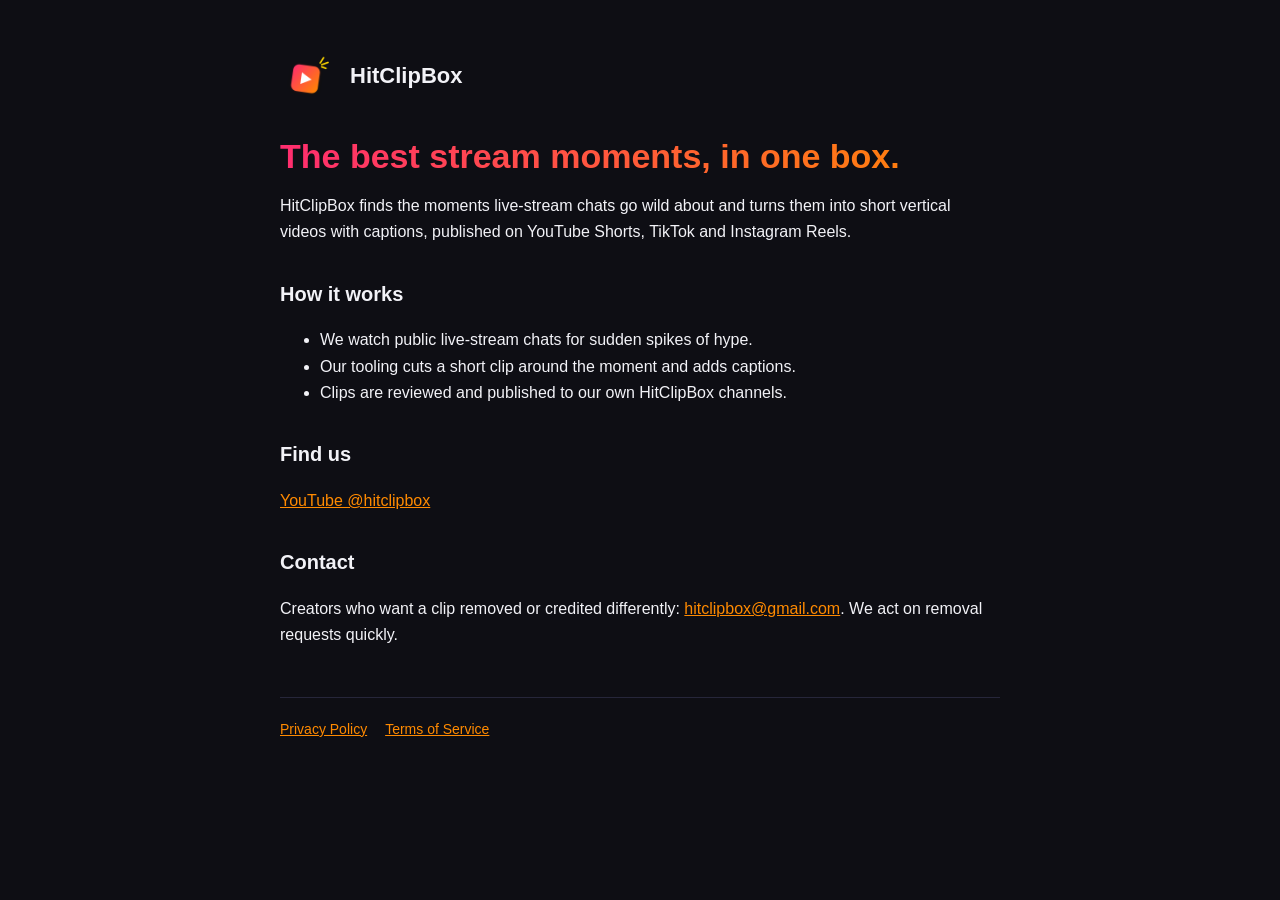
<file: index.html>
<!doctype html><html lang="en"><head><meta charset="utf-8"><meta name="viewport" content="width=device-width,initial-scale=1">
<title>HitClipBox</title><meta name="description" content="HitClipBox – the best live-stream moments, clipped into short videos.">
<link rel="icon" href="logo.png"><link rel="stylesheet" href="style.css"></head><body><main>
<header><img src="logo.png" alt=""><a href="./">HitClipBox</a></header>
<h1>The best stream moments, in one box.</h1>
<p>HitClipBox finds the moments live-stream chats go wild about and turns them into short vertical videos with captions, published on YouTube Shorts, TikTok and Instagram Reels.</p>
<h2>How it works</h2>
<ul><li>We watch public live-stream chats for sudden spikes of hype.</li>
<li>Our tooling cuts a short clip around the moment and adds captions.</li>
<li>Clips are reviewed and published to our own HitClipBox channels.</li></ul>
<h2>Find us</h2>
<p><a href="https://www.youtube.com/@hitclipbox">YouTube @hitclipbox</a></p>
<h2>Contact</h2>
<p>Creators who want a clip removed or credited differently: <a href="mailto:hitclipbox@gmail.com">hitclipbox@gmail.com</a>. We act on removal requests quickly.</p>
<nav><a href="privacy.html">Privacy Policy</a><a href="terms.html">Terms of Service</a></nav>
</main></body></html>
</file>
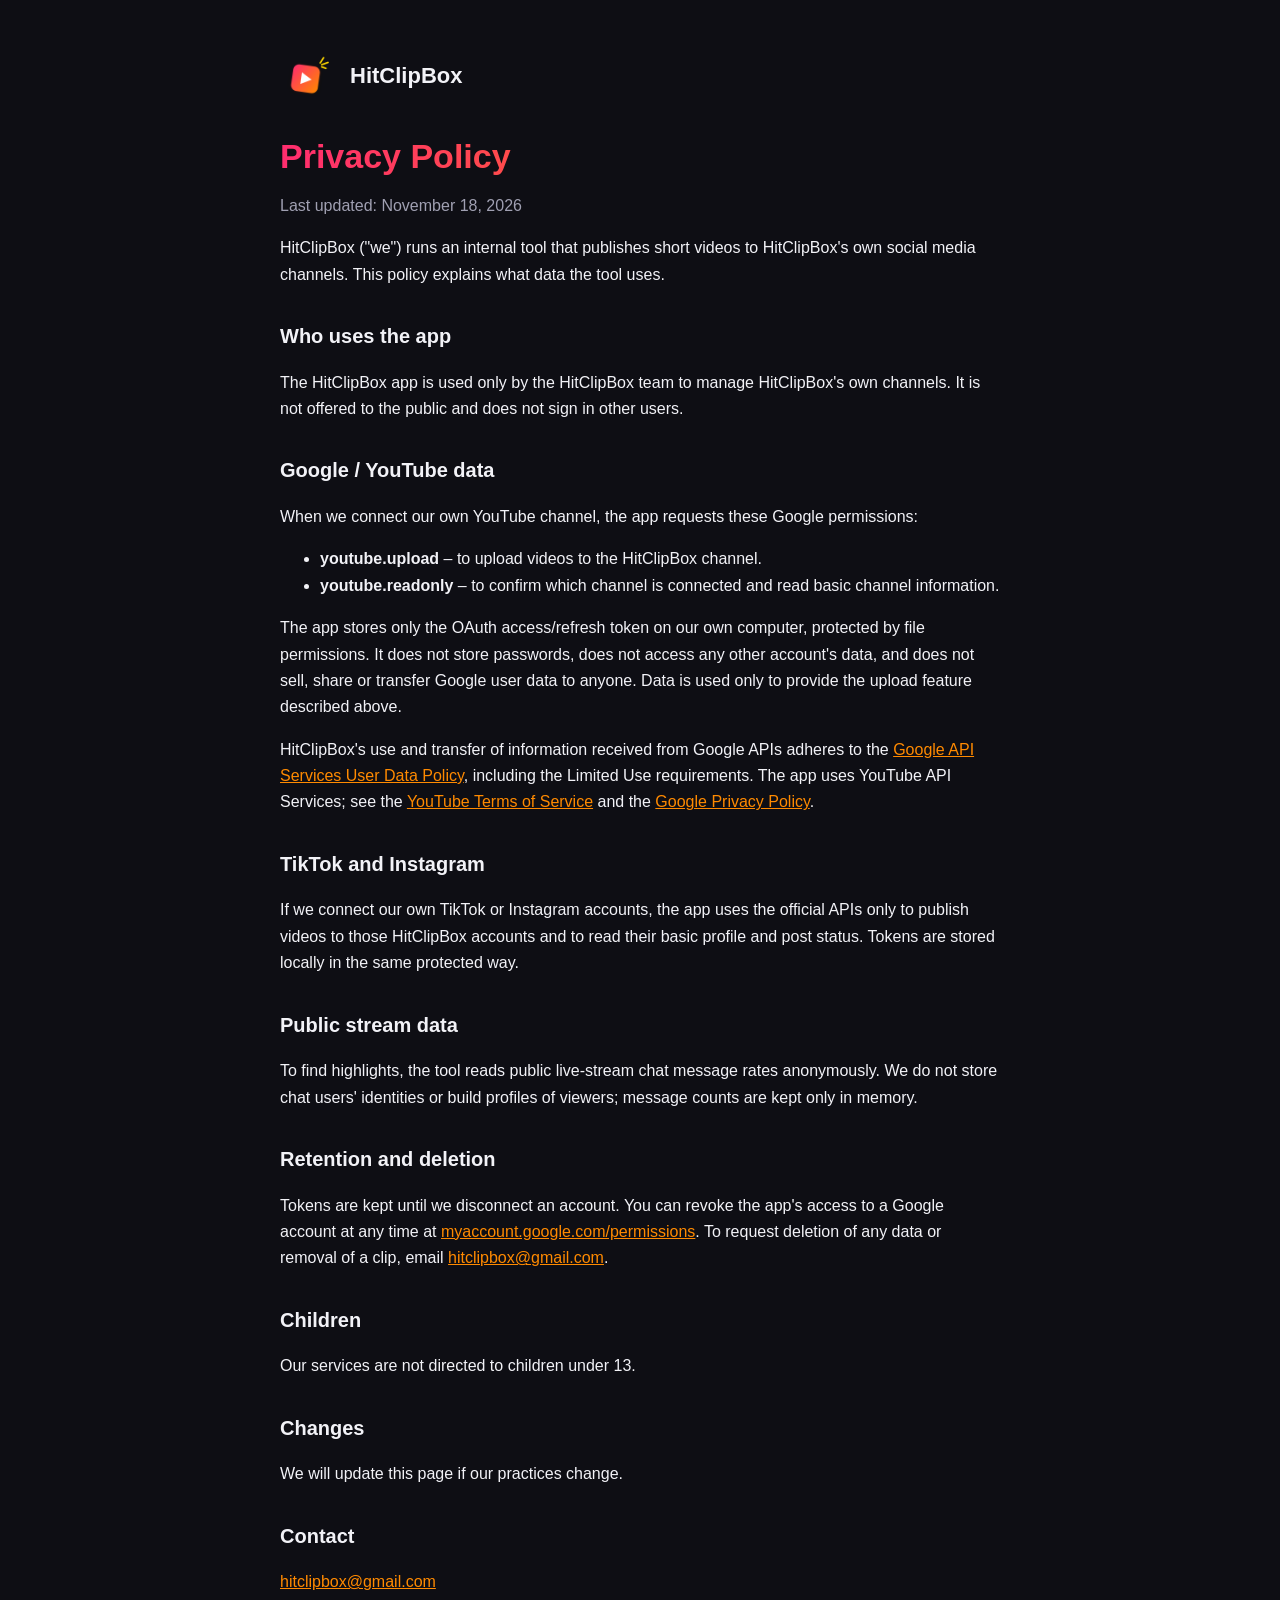
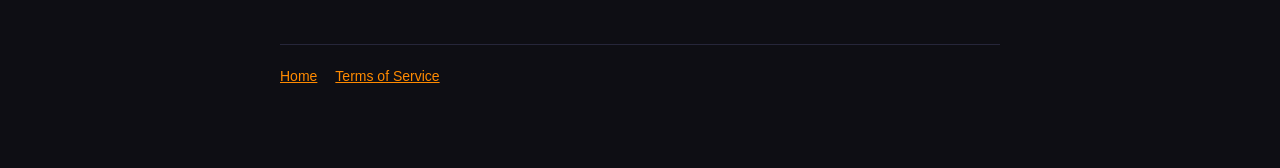
<file: privacy.html>
<!doctype html><html lang="en"><head><meta charset="utf-8"><meta name="viewport" content="width=device-width,initial-scale=1">
<title>Privacy Policy – HitClipBox</title><link rel="icon" href="logo.png"><link rel="stylesheet" href="style.css"></head><body><main>
<header><img src="logo.png" alt=""><a href="./">HitClipBox</a></header>
<h1>Privacy Policy</h1><p class="mut">Last updated: November 18, 2026</p>
<p>HitClipBox ("we") runs an internal tool that publishes short videos to HitClipBox's own social media channels. This policy explains what data the tool uses.</p>
<h2>Who uses the app</h2>
<p>The HitClipBox app is used only by the HitClipBox team to manage HitClipBox's own channels. It is not offered to the public and does not sign in other users.</p>
<h2>Google / YouTube data</h2>
<p>When we connect our own YouTube channel, the app requests these Google permissions:</p>
<ul><li><b>youtube.upload</b> – to upload videos to the HitClipBox channel.</li>
<li><b>youtube.readonly</b> – to confirm which channel is connected and read basic channel information.</li></ul>
<p>The app stores only the OAuth access/refresh token on our own computer, protected by file permissions. It does not store passwords, does not access any other account's data, and does not sell, share or transfer Google user data to anyone. Data is used only to provide the upload feature described above.</p>
<p>HitClipBox's use and transfer of information received from Google APIs adheres to the <a href="https://developers.google.com/terms/api-services-user-data-policy">Google API Services User Data Policy</a>, including the Limited Use requirements. The app uses YouTube API Services; see the <a href="https://www.youtube.com/t/terms">YouTube Terms of Service</a> and the <a href="https://policies.google.com/privacy">Google Privacy Policy</a>.</p>
<h2>TikTok and Instagram</h2>
<p>If we connect our own TikTok or Instagram accounts, the app uses the official APIs only to publish videos to those HitClipBox accounts and to read their basic profile and post status. Tokens are stored locally in the same protected way.</p>
<h2>Public stream data</h2>
<p>To find highlights, the tool reads public live-stream chat message rates anonymously. We do not store chat users' identities or build profiles of viewers; message counts are kept only in memory.</p>
<h2>Retention and deletion</h2>
<p>Tokens are kept until we disconnect an account. You can revoke the app's access to a Google account at any time at <a href="https://myaccount.google.com/permissions">myaccount.google.com/permissions</a>. To request deletion of any data or removal of a clip, email <a href="mailto:hitclipbox@gmail.com">hitclipbox@gmail.com</a>.</p>
<h2>Children</h2><p>Our services are not directed to children under 13.</p>
<h2>Changes</h2><p>We will update this page if our practices change.</p>
<h2>Contact</h2><p><a href="mailto:hitclipbox@gmail.com">hitclipbox@gmail.com</a></p>
<nav><a href="./">Home</a><a href="terms.html">Terms of Service</a></nav>
</main></body></html>
</file>
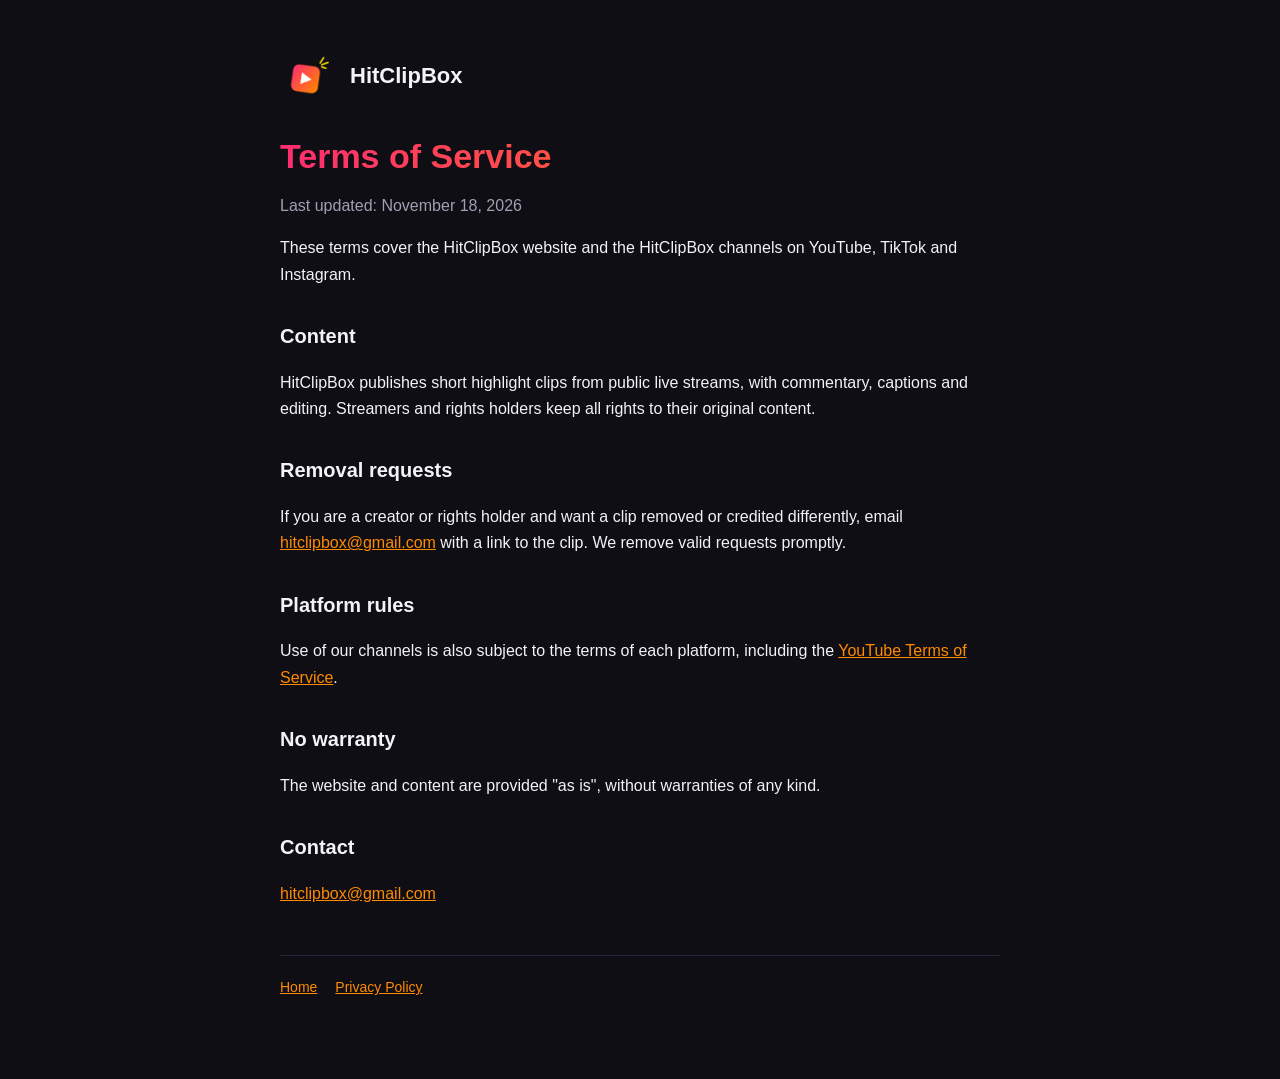
<file: terms.html>
<!doctype html><html lang="en"><head><meta charset="utf-8"><meta name="viewport" content="width=device-width,initial-scale=1">
<title>Terms of Service – HitClipBox</title><link rel="icon" href="logo.png"><link rel="stylesheet" href="style.css"></head><body><main>
<header><img src="logo.png" alt=""><a href="./">HitClipBox</a></header>
<h1>Terms of Service</h1><p class="mut">Last updated: November 18, 2026</p>
<p>These terms cover the HitClipBox website and the HitClipBox channels on YouTube, TikTok and Instagram.</p>
<h2>Content</h2>
<p>HitClipBox publishes short highlight clips from public live streams, with commentary, captions and editing. Streamers and rights holders keep all rights to their original content.</p>
<h2>Removal requests</h2>
<p>If you are a creator or rights holder and want a clip removed or credited differently, email <a href="mailto:hitclipbox@gmail.com">hitclipbox@gmail.com</a> with a link to the clip. We remove valid requests promptly.</p>
<h2>Platform rules</h2>
<p>Use of our channels is also subject to the terms of each platform, including the <a href="https://www.youtube.com/t/terms">YouTube Terms of Service</a>.</p>
<h2>No warranty</h2>
<p>The website and content are provided "as is", without warranties of any kind.</p>
<h2>Contact</h2><p><a href="mailto:hitclipbox@gmail.com">hitclipbox@gmail.com</a></p>
<nav><a href="./">Home</a><a href="privacy.html">Privacy Policy</a></nav>
</main></body></html>
</file>
<file: style.css>
:root{--bg:#0E0E14;--fg:#F2F2F7;--mut:#A0A0B2;--a:#FF2D6F;--b:#FF8A00}
*{box-sizing:border-box}body{margin:0;background:var(--bg);color:var(--fg);font:16px/1.65 -apple-system,BlinkMacSystemFont,"Segoe UI",Roboto,sans-serif}
main{max-width:760px;margin:0 auto;padding:48px 20px 80px}
header{display:flex;align-items:center;gap:14px;margin-bottom:32px}header img{width:56px;height:56px;border-radius:50%}
header a{color:var(--fg);text-decoration:none;font-weight:800;font-size:22px}
h1{font-size:34px;line-height:1.2;margin:0 0 8px;background:linear-gradient(90deg,var(--a),var(--b));-webkit-background-clip:text;background-clip:text;color:transparent}
h2{font-size:20px;margin-top:32px}p,li{color:var(--fg)}.mut{color:var(--mut)}a{color:var(--b)}
nav{margin-top:48px;padding-top:20px;border-top:1px solid #26263a;display:flex;gap:18px;flex-wrap:wrap;font-size:14px}
</file>
